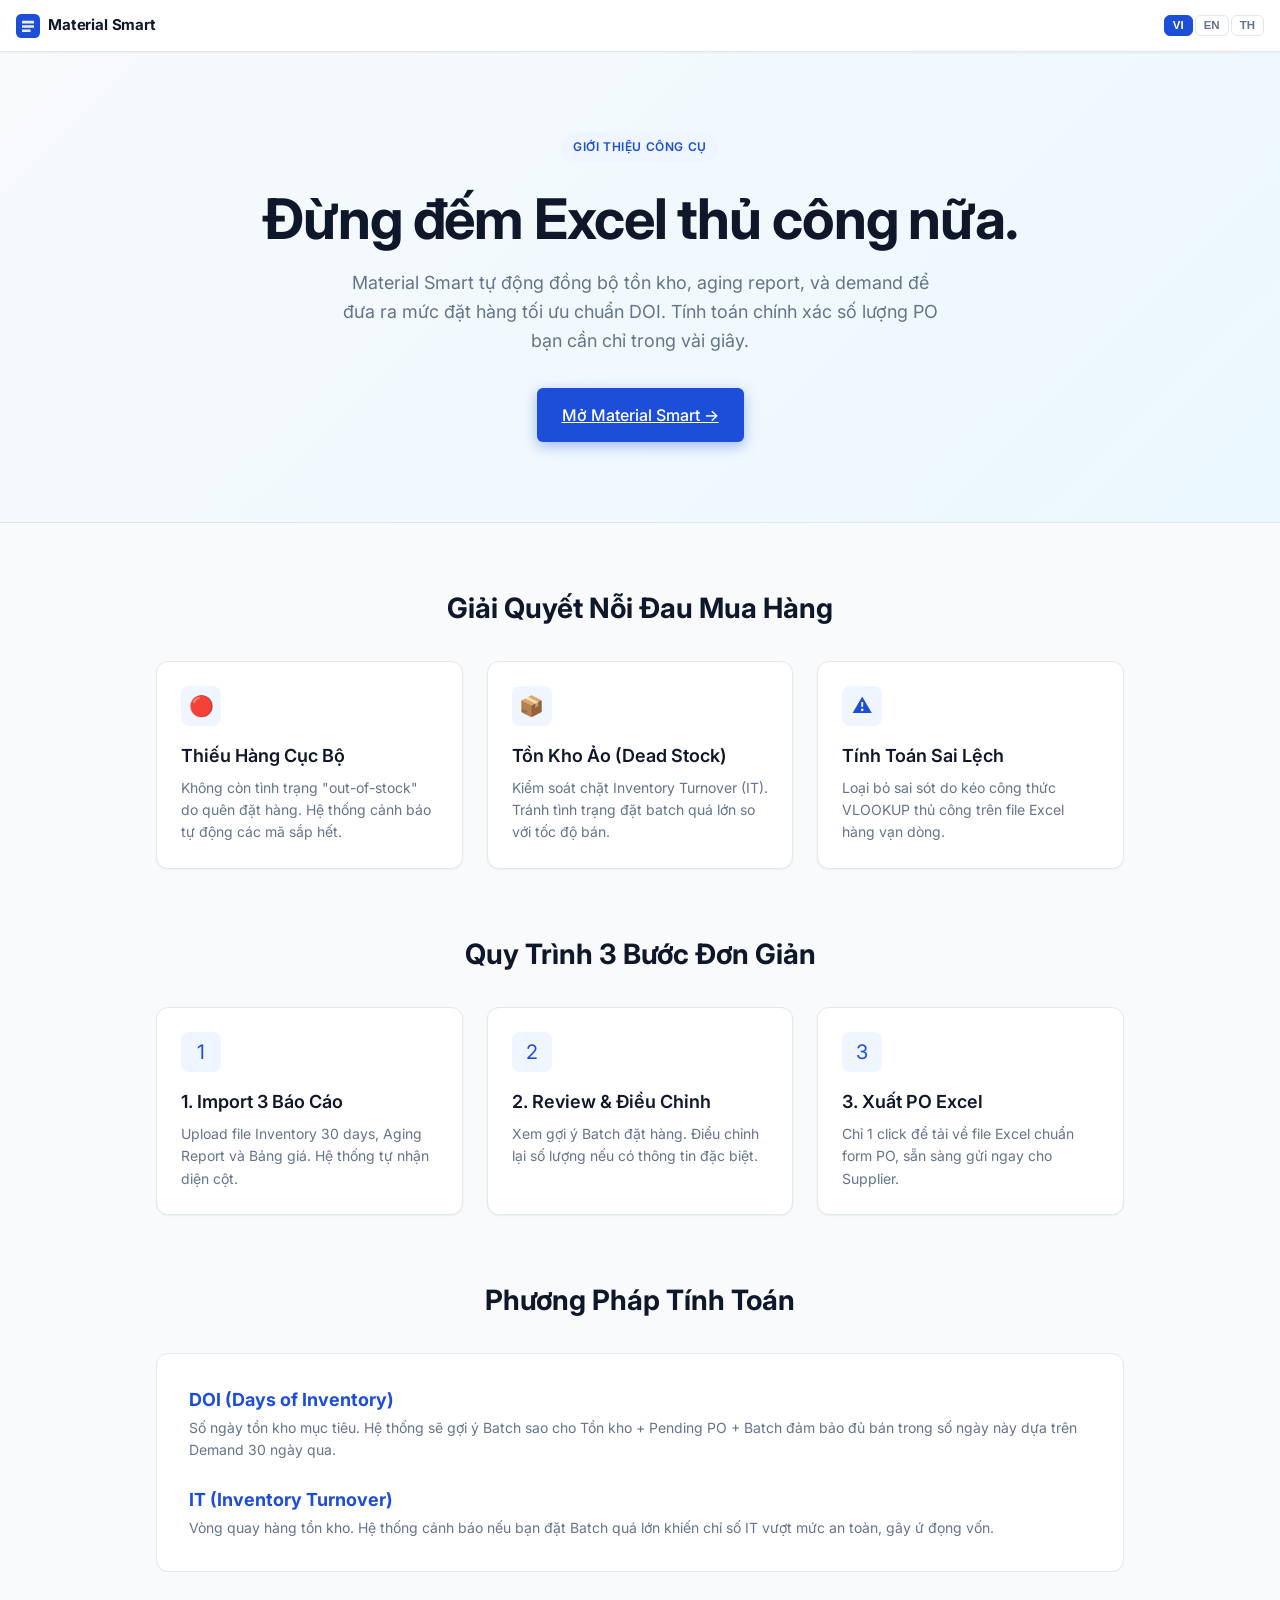
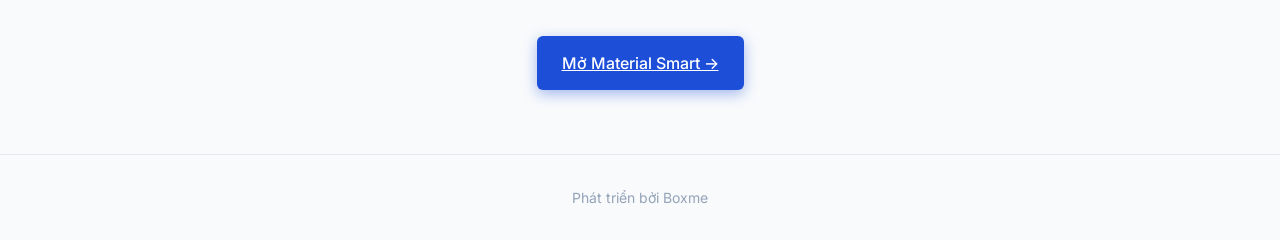
<file: guide.html>
<!DOCTYPE html>
<html lang="vi" id="html-root">
<head>
  <meta charset="UTF-8">
  <meta name="viewport" content="width=device-width, initial-scale=1.0">
  <title>Material Smart — Guide</title>
  <meta name="description" content="Discover Material Smart: The automated material forecasting tool that eliminates manual Excel work.">
  <link rel="preconnect" href="https://fonts.googleapis.com">
  <link href="https://fonts.googleapis.com/css2?family=Inter:wght@400;500;600;700&display=swap" rel="stylesheet">
  <link rel="stylesheet" href="css/styles.css">
  <style>
    /* Guide-specific custom tailwind-like utility overrides for clean layout */
    .hero-section {
      padding: 4rem 1rem;
      text-align: center;
      background: linear-gradient(135deg, var(--bg-muted) 0%, #ebf8ff 100%);
      border-bottom: 1px solid var(--border);
    }
    .hero-badge {
      display: inline-block;
      padding: 0.375rem 0.75rem;
      background: var(--info-bg);
      color: var(--primary);
      border-radius: 99px;
      font-size: 0.75rem;
      font-weight: 600;
      letter-spacing: 0.05em;
      text-transform: uppercase;
      margin-bottom: 1.5rem;
    }
    .hero-title {
      font-size: 2.5rem;
      font-weight: 700;
      color: var(--text);
      line-height: 1.2;
      margin-bottom: 1rem;
      max-width: 800px;
      margin-left: auto;
      margin-right: auto;
      letter-spacing: -0.02em;
    }
    .hero-desc {
      font-size: 1.125rem;
      color: var(--text-muted);
      line-height: 1.6;
      max-width: 600px;
      margin: 0 auto 2rem;
    }
    .cta-btn {
      font-size: 1rem;
      padding: 0.875rem 1.5rem;
      height: auto;
      box-shadow: 0 4px 14px 0 rgba(29, 78, 216, 0.39);
      transition: all 0.2s ease;
    }
    .cta-btn:hover {
      transform: translateY(-2px);
      box-shadow: 0 6px 20px rgba(29, 78, 216, 0.23);
    }
    
    .guide-container {
      max-width: 1000px;
      margin: 0 auto;
      padding: 4rem 1rem;
    }
    .section-title {
      font-size: 1.75rem;
      font-weight: 700;
      margin-bottom: 2rem;
      text-align: center;
    }
    .feature-grid {
      display: grid;
      grid-template-columns: 1fr;
      gap: 1.5rem;
      margin-bottom: 4rem;
    }
    @media (min-width: 768px) {
      .feature-grid {
        grid-template-columns: repeat(3, 1fr);
      }
      .hero-title { font-size: 3.5rem; }
    }
    .feature-card {
      background: var(--bg-card);
      border: 1px solid var(--border);
      border-radius: var(--radius-lg);
      padding: 1.5rem;
      box-shadow: var(--shadow-sm);
      transition: box-shadow 0.2s ease;
    }
    .feature-card:hover {
      box-shadow: var(--shadow-md);
    }
    .feature-icon {
      width: 40px;
      height: 40px;
      border-radius: var(--radius);
      background: var(--info-bg);
      color: var(--primary);
      display: flex;
      align-items: center;
      justify-content: center;
      font-size: 1.25rem;
      margin-bottom: 1rem;
    }
    .feature-title {
      font-size: 1.125rem;
      font-weight: 600;
      margin-bottom: 0.5rem;
    }
    .feature-text {
      font-size: 0.875rem;
      color: var(--text-muted);
      line-height: 1.6;
    }
    
    .methodology-box {
      background: var(--bg-card);
      border: 1px solid var(--border);
      border-radius: var(--radius-lg);
      padding: 2rem;
      margin-top: 2rem;
    }
    .meth-item {
      margin-bottom: 1.5rem;
    }
    .meth-item:last-child {
      margin-bottom: 0;
    }
    .meth-label {
      font-weight: 700;
      font-size: 1.125rem;
      color: var(--primary);
      margin-bottom: 0.25rem;
    }
    
    .site-footer {
      border-top: 1px solid var(--border);
      padding: 2rem 1rem;
      text-align: center;
      color: var(--text-sm);
      font-size: 0.875rem;
    }
  </style>
</head>
<body>
  <!-- ─── Header ──────────────────────────────────────────────── -->
  <header class="app-header">
    <div class="logo">
      <svg viewBox="0 0 28 28" fill="none"><rect width="28" height="28" rx="6" fill="#1d4ed8"/><path d="M7 8h14v3H7zm0 5h14v3H7zm0 5h10v3H7z" fill="#fff" opacity=".9"/></svg>
      <span class="logo-text" data-i18n="appTitle">Material Smart</span>
    </div>
    <div class="header-right">
      <div class="lang-switcher">
        <button class="lang-btn active" id="lang-vi" onclick="setLang('vi')">VI</button>
        <button class="lang-btn" id="lang-en" onclick="setLang('en')">EN</button>
        <button class="lang-btn" id="lang-th" onclick="setLang('th')">TH</button>
      </div>
    </div>
  </header>

  <!-- ─── Hero Section ────────────────────────────────────────── -->
  <section class="hero-section">
    <div class="container">
      <span class="hero-badge" data-i18n="heroBadge">Giới thiệu công cụ</span>
      <h1 class="hero-title" data-i18n="heroTitle">Đừng đếm Excel thủ công nữa.</h1>
      <p class="hero-desc" data-i18n="heroDesc">Material Smart tự động đồng bộ tồn kho, aging report, và demand để đưa ra mức đặt hàng tối ưu chuẩn DOI. Tính toán chính xác số lượng PO bạn cần chỉ trong vài giây.</p>
      <a href="index.html" class="btn btn-primary cta-btn">
        <span data-i18n="btnOpenApp">Mở Material Smart →</span>
      </a>
    </div>
  </section>

  <main class="guide-container">
    <!-- ─── Purchasing Pain Points ────────────────────────────── -->
    <h2 class="section-title" data-i18n="probTitle">Giải Quyết Nỗi Đau Mua Hàng</h2>
    <div class="feature-grid">
      <div class="feature-card">
        <div class="feature-icon">🔴</div>
        <h3 class="feature-title" data-i18n="prob1Title">Thiếu Hàng Cục Bộ</h3>
        <p class="feature-text" data-i18n="prob1Desc">Không còn tình trạng "out-of-stock" do quên đặt hàng. Hệ thống cảnh báo tự động các mã sắp hết.</p>
      </div>
      <div class="feature-card">
        <div class="feature-icon">📦</div>
        <h3 class="feature-title" data-i18n="prob2Title">Tồn Kho Ảo (Dead Stock)</h3>
        <p class="feature-text" data-i18n="prob2Desc">Kiểm soát chặt Inventory Turnover (IT). Tránh tình trạng đặt batch quá lớn so với tốc độ bán.</p>
      </div>
      <div class="feature-card">
        <div class="feature-icon">⚠️</div>
        <h3 class="feature-title" data-i18n="prob3Title">Tính Toán Sai Lệch</h3>
        <p class="feature-text" data-i18n="prob3Desc">Loại bỏ sai sót do kéo công thức VLOOKUP thủ công trên file Excel hàng vạn dòng.</p>
      </div>
    </div>

    <!-- ─── 3 Simple Steps ────────────────────────────────────── -->
    <h2 class="section-title" data-i18n="howTitle">Quy Trình 3 Bước Đơn Giản</h2>
    <div class="feature-grid">
      <div class="feature-card">
        <div class="feature-icon">1</div>
        <h3 class="feature-title" data-i18n="step1Title">1. Import 3 Báo Cáo</h3>
        <p class="feature-text" data-i18n="step1Desc">Upload file Inventory 30 days, Aging Report và Bảng giá. Hệ thống tự nhận diện cột.</p>
      </div>
      <div class="feature-card">
        <div class="feature-icon">2</div>
        <h3 class="feature-title" data-i18n="step2Title">2. Review & Điều Chỉnh</h3>
        <p class="feature-text" data-i18n="step2Desc">Xem gợi ý Batch đặt hàng. Điểu chỉnh lại số lượng nếu có thông tin đặc biệt.</p>
      </div>
      <div class="feature-card">
        <div class="feature-icon">3</div>
        <h3 class="feature-title" data-i18n="step3Title">3. Xuất PO Excel</h3>
        <p class="feature-text" data-i18n="step3Desc">Chỉ 1 click để tải về file Excel chuẩn form PO, sẵn sàng gửi ngay cho Supplier.</p>
      </div>
    </div>

    <!-- ─── Methodology ───────────────────────────────────────── -->
    <h2 class="section-title" data-i18n="methTitle">Phương Pháp Tính Toán</h2>
    <div class="methodology-box">
      <div class="meth-item">
        <div class="meth-label" data-i18n="methDOILabel">DOI (Days of Inventory)</div>
        <p class="feature-text" data-i18n="methDOIDesc">Số ngày tồn kho mục tiêu. Hệ thống sẽ gợi ý Batch sao cho Tồn kho + Pending PO + Batch đảm bảo đủ bán trong số ngày này dựa trên Demand 30 ngày qua.</p>
      </div>
      <div class="meth-item">
        <div class="meth-label" data-i18n="methITLabel">IT (Inventory Turnover)</div>
        <p class="feature-text" data-i18n="methITDesc">Vòng quay hàng tồn kho. Hệ thống cảnh báo nếu bạn đặt Batch quá lớn khiến chỉ số IT vượt mức an toàn, gây ứ đọng vốn.</p>
      </div>
    </div>
    
    <div style="text-align: center; margin-top: 4rem;">
      <a href="index.html" class="btn btn-primary cta-btn">
        <span data-i18n="btnOpenApp">Mở Material Smart →</span>
      </a>
    </div>

  </main>

  <footer class="site-footer">
    <p data-i18n="footerText">Phát triển bởi Boxme</p>
  </footer>

  <script src="js/guide-i18n.js"></script>
</body>
</html>
</file>
<file: css/styles.css>
/* ══════════════════════════════════════════════════════════════════
   NVL Forecast Tool v2.0 — Styles
   ══════════════════════════════════════════════════════════════════ */

*, *::before, *::after { box-sizing: border-box; margin: 0; padding: 0; }

:root {
  --bg:#ffffff; --bg-muted:#f8fafc; --bg-card:#ffffff; --border:#e2e8f0;
  --border-focus:#3b82f6; --text:#0f172a; --text-muted:#64748b; --text-sm:#94a3b8;
  --primary:#1d4ed8; --primary-fg:#ffffff; --primary-hover:#1e40af;
  --success:#16a34a; --success-bg:#f0fdf4; --success-bd:#bbf7d0;
  --warn:#d97706; --warn-bg:#fffbeb; --warn-bd:#fde68a;
  --danger:#dc2626; --danger-bg:#fef2f2; --danger-bd:#fecaca;
  --info-bg:#eff6ff; --info-bd:#bfdbfe;
  --radius:.5rem; --radius-sm:.375rem; --radius-lg:.75rem;
  --shadow-sm:0 1px 2px rgba(0,0,0,.05);
  --shadow:0 1px 3px rgba(0,0,0,.1),0 1px 2px rgba(0,0,0,.06);
  --shadow-md:0 4px 6px rgba(0,0,0,.07),0 2px 4px rgba(0,0,0,.05);
  --font:'Inter',system-ui,-apple-system,sans-serif;
}

body { font-family:var(--font); background:var(--bg-muted); color:var(--text); min-height:100vh; font-size:14px; line-height:1.5; }

/* ── Header ──────────────────────────────────────────────────── */
.app-header { background:var(--bg-card); border-bottom:1px solid var(--border); padding:0 .75rem; height:48px; display:flex; align-items:center; justify-content:space-between; position:sticky; top:0; z-index:50; box-shadow:var(--shadow-sm); gap:.5rem; }
.app-header .logo { display:flex; align-items:center; gap:.5rem; min-width:0; flex-shrink:1; }
.app-header .logo svg { width:24px; height:24px; flex-shrink:0; }
.logo-text { font-weight:700; font-size:.875rem; color:var(--text); white-space:nowrap; overflow:hidden; text-overflow:ellipsis; letter-spacing:-.01em; }
.header-right { display:flex; align-items:center; gap:.5rem; flex-shrink:0; }

/* ── Help Button ────────────────────────────────────────────── */
.btn-icon { width:32px; height:32px; display:flex; align-items:center; justify-content:center; border:1px solid var(--border); border-radius:var(--radius-sm); font-size:.875rem; cursor:pointer; background:var(--bg-card); color:var(--text-muted); transition:all .15s; flex-shrink:0; line-height:1; padding:0; }
.btn-icon:hover { background:var(--bg-muted); color:var(--text); }

/* ── Lang Switcher ───────────────────────────────────────────── */
.lang-switcher { display:flex; gap:2px; flex-shrink:0; }
.lang-btn { padding:.25rem .4rem; border:1px solid var(--border); border-radius:var(--radius-sm); font-size:.6875rem; font-weight:600; cursor:pointer; background:var(--bg-card); color:var(--text-muted); transition:all .15s; line-height:1; white-space:nowrap; }
.lang-btn.active { background:var(--primary); color:white; border-color:var(--primary); }
.lang-btn:hover:not(.active) { background:var(--bg-muted); color:var(--text); }

@media (min-width:640px) {
  .app-header { padding:0 1rem; height:52px; }
  .logo-text { font-size:.9375rem; }
  .lang-btn { padding:.25rem .5rem; font-size:.71875rem; }
  .btn-icon { width:34px; height:34px; }
}

/* ── Layout ──────────────────────────────────────────────────── */
.container { max-width:1400px; margin:0 auto; padding:.75rem; }
@media (min-width:640px) { .container { padding:1rem; } }
.card { background:var(--bg-card); border:1px solid var(--border); border-radius:var(--radius-lg); box-shadow:var(--shadow-sm); }
.card-header { padding:.75rem 1rem; border-bottom:1px solid var(--border); display:flex; align-items:center; gap:.5rem; }
.card-header h2 { font-size:.875rem; font-weight:600; white-space:nowrap; }
.card-header .icon { width:18px; height:18px; opacity:.7; }
.card-body { padding:.75rem; }
@media (min-width:640px) { .card-body { padding:1rem; } }

/* ── Buttons ─────────────────────────────────────────────────── */
.btn { display:inline-flex; align-items:center; gap:.375rem; padding:.4375rem .75rem; border-radius:var(--radius-sm); font-size:.8125rem; font-weight:500; cursor:pointer; border:1px solid transparent; transition:all .15s; white-space:nowrap; }
.btn:disabled { opacity:.5; cursor:not-allowed; }
.btn-primary { background:var(--primary); color:var(--primary-fg); }
.btn-primary:hover:not(:disabled) { background:var(--primary-hover); }
.btn-outline { background:transparent; color:var(--text); border-color:var(--border); }
.btn-outline:hover:not(:disabled) { background:var(--bg-muted); }
.btn-ghost { background:transparent; color:var(--text-muted); border-color:transparent; }
.btn-ghost:hover:not(:disabled) { background:var(--bg-muted); color:var(--text); }
.btn-success { background:var(--success); color:#fff; }
.btn-success:hover:not(:disabled) { background:#15803d; }
.btn-sm { padding:.25rem .5rem; font-size:.75rem; }

/* ── Forms ────────────────────────────────────────────────────── */
.input,.select { width:100%; padding:.5rem .75rem; border:1px solid var(--border); border-radius:var(--radius-sm); font-size:.8125rem; color:var(--text); background:var(--bg-card); outline:none; transition:border-color .15s; }
.input:focus,.select:focus { border-color:var(--border-focus); box-shadow:0 0 0 2px rgba(59,130,246,.15); }
.label { font-size:.75rem; font-weight:500; color:var(--text-muted); margin-bottom:.25rem; display:inline; white-space:nowrap; }
.goal-selector { display:flex; gap:2px; margin-top:.25rem; }
.goal-btn { flex:1; padding:.375rem; border:1px solid var(--border); border-radius:var(--radius-sm); font-size:.6875rem; font-weight:600; cursor:pointer; background:var(--bg-card); color:var(--text-muted); transition:all .15s; line-height:1; }
.goal-btn.active { background:var(--primary); color:white; border-color:var(--primary); }
.goal-btn:hover:not(.active) { background:var(--bg-muted); color:var(--text); }

/* ── Config Inline (Primary) ─────────────────────────────────── */
.config-inline { display:grid; grid-template-columns:1fr 1fr; gap:1rem; margin-bottom:.5rem; }
@media (max-width:639px) { .config-inline { grid-template-columns:1fr; } }

/* ── Config Advanced (Collapsible) ───────────────────────────── */
.btn-config-toggle { display:flex; align-items:center; gap:.375rem; padding:.375rem .5rem; border:none; background:transparent; color:var(--text-muted); font-size:.75rem; font-weight:600; cursor:pointer; transition:all .15s; border-radius:var(--radius-sm); margin-bottom:.25rem; }
.btn-config-toggle:hover { background:var(--bg-muted); color:var(--text); }
.btn-config-toggle .toggle-icon { font-size:.625rem; transition:transform .2s ease; display:inline-block; }
.btn-config-toggle.expanded .toggle-icon { transform:rotate(90deg); }
.config-advanced { max-height:0; overflow:hidden; transition:max-height .3s ease, opacity .2s ease; opacity:0; }
.config-advanced.expanded { max-height:400px; opacity:1; }

/* ── Column Toggle Button ────────────────────────────────────── */
.btn-expand-cols { display:inline-flex; align-items:center; gap:.375rem; padding:.3125rem .625rem; border:1px solid var(--border); border-radius:var(--radius-sm); font-size:.75rem; font-weight:500; cursor:pointer; background:var(--bg-card); color:var(--text-muted); transition:all .15s; }
.btn-expand-cols:hover { background:var(--bg-muted); color:var(--text); }
.btn-expand-cols.active { background:var(--info-bg); color:var(--primary); border-color:var(--border-focus); }

/* ── Upload Zone ─────────────────────────────────────────────── */
.upload-zone { border:2px dashed var(--border); border-radius:var(--radius-lg); padding:1rem .75rem; text-align:center; cursor:pointer; transition:all .15s; background:var(--bg-muted); position:relative; }
.upload-zone:hover,.upload-zone.drag { border-color:var(--border-focus); background:var(--info-bg); }
.upload-zone.done { border-color:var(--success); background:var(--success-bg); border-style:solid; }
.upload-zone.error { border-color:var(--danger); background:var(--danger-bg); border-style:solid; }
.upload-zone input[type=file] { display:none; }
.upload-icon { width:28px; height:28px; margin:0 auto .375rem; color:var(--text-sm); }
.upload-zone.done .upload-icon { color:var(--success); }
.upload-label { font-size:.75rem; font-weight:500; white-space:nowrap; }
.upload-sub { font-size:.6875rem; color:var(--text-muted); margin-top:.125rem; white-space:nowrap; overflow:hidden; text-overflow:ellipsis; }

/* ── Column Mapping Panel ────────────────────────────────────── */
.mapping-panel { margin-top:.75rem; padding:.75rem; border:1px solid var(--border); border-radius:var(--radius); background:var(--bg-muted); }
.mapping-panel .mapping-header { display:flex; align-items:center; justify-content:space-between; margin-bottom:.5rem; }
.mapping-panel .mapping-header .confidence { font-size:.6875rem; font-weight:600; padding:.125rem .5rem; border-radius:99px; }
.mapping-panel .confidence-high { background:var(--success-bg); color:var(--success); border:1px solid var(--success-bd); }
.mapping-panel .confidence-med { background:var(--warn-bg); color:var(--warn); border:1px solid var(--warn-bd); }
.mapping-panel .confidence-low { background:var(--danger-bg); color:var(--danger); border:1px solid var(--danger-bd); }
.mapping-row { display:flex; align-items:center; gap:.5rem; margin-bottom:.375rem; font-size:.75rem; }
.mapping-row .field-name { width:100px; font-weight:600; color:var(--text-muted); flex-shrink:0; }
.mapping-row select { flex:1; padding:.25rem .375rem; border:1px solid var(--border); border-radius:var(--radius-sm); font-size:.75rem; background:var(--bg-card); }
.mapping-row .status-icon { width:16px; text-align:center; flex-shrink:0; }
.mapping-actions { display:flex; gap:.375rem; margin-top:.5rem; }

/* ── Validation Panel ────────────────────────────────────────── */
.validation-panel { margin-top:.75rem; padding:.75rem; border-radius:var(--radius); font-size:.75rem; }
.validation-panel.has-errors { background:var(--danger-bg); border:1px solid var(--danger-bd); }
.validation-panel.has-warnings { background:var(--warn-bg); border:1px solid var(--warn-bd); }
.validation-panel.all-good { background:var(--success-bg); border:1px solid var(--success-bd); }
.validation-panel h4 { font-size:.75rem; font-weight:600; margin-bottom:.375rem; }
.validation-item { padding:.125rem 0; display:flex; gap:.375rem; align-items:flex-start; }
.validation-item .v-icon { flex-shrink:0; }
.validation-toggle { cursor:pointer; color:var(--primary); font-size:.6875rem; margin-top:.25rem; text-decoration:underline; }

/* ── Warehouse Mapping Modal ─────────────────────────────────── */
.modal-overlay { position:fixed; inset:0; background:rgba(0,0,0,.4); z-index:200; display:flex; align-items:center; justify-content:center; padding:1rem; }
.modal { background:var(--bg-card); border-radius:var(--radius-lg); box-shadow:var(--shadow-md); max-width:500px; width:100%; max-height:80vh; overflow-y:auto; }
.modal-header { padding:1rem; border-bottom:1px solid var(--border); display:flex; align-items:center; justify-content:space-between; }
.modal-header h3 { font-size:.9375rem; font-weight:600; }
.modal-body { padding:1rem; }
.modal-footer { padding:.75rem 1rem; border-top:1px solid var(--border); display:flex; justify-content:flex-end; gap:.5rem; }
.wh-mapping-row { display:flex; align-items:center; gap:.5rem; margin-bottom:.5rem; }
.wh-mapping-row .wh-code { font-family:'Courier New',monospace; font-size:.75rem; background:var(--bg-muted); padding:.25rem .5rem; border-radius:var(--radius-sm); min-width:140px; }
.wh-mapping-row .wh-arrow { color:var(--text-sm); }
.wh-mapping-row input { flex:1; padding:.375rem .5rem; border:1px solid var(--border); border-radius:var(--radius-sm); font-size:.8125rem; }

/* ── Badges ──────────────────────────────────────────────────── */
.badge { display:inline-flex; align-items:center; gap:.25rem; padding:.1875rem .5rem; border-radius:99px; font-size:.6875rem; font-weight:600; }
.badge-red    { background:var(--danger-bg);  color:var(--danger);  border:1px solid var(--danger-bd); }
.badge-yellow { background:var(--warn-bg);    color:var(--warn);    border:1px solid var(--warn-bd); }
.badge-green  { background:var(--success-bg); color:var(--success); border:1px solid var(--success-bd); }
.badge-blue   { background:var(--info-bg);    color:var(--primary); border:1px solid var(--info-bd); }
.badge-gray   { background:var(--bg-muted);   color:var(--text-muted); border:1px solid var(--border); }

/* ── Alerts ──────────────────────────────────────────────────── */
.alert { padding:.75rem 1rem; border-radius:var(--radius-sm); font-size:.8125rem; display:flex; gap:.5rem; align-items:flex-start; margin-bottom:.5rem; }
.alert-info    { background:var(--info-bg);    border:1px solid var(--info-bd);    color:#1e40af; }
.alert-success { background:var(--success-bg); border:1px solid var(--success-bd); color:#15803d; }
.alert-warn    { background:var(--warn-bg);    border:1px solid var(--warn-bd);    color:#92400e; }
.alert-danger  { background:var(--danger-bg);  border:1px solid var(--danger-bd);  color:#991b1b; }

/* ── Stats ───────────────────────────────────────────────────── */
.stats-grid { display:grid; grid-template-columns:repeat(2,1fr); gap:.625rem; }
@media (min-width:640px) { .stats-grid { grid-template-columns:repeat(4,1fr); } }
.stat-card { background:var(--bg-card); border:1px solid var(--border); border-radius:var(--radius); padding:.75rem; }
.stat-label { font-size:.6875rem; color:var(--text-muted); font-weight:500; text-transform:uppercase; letter-spacing:.025em; }
.stat-value { font-size:1.375rem; font-weight:700; margin-top:.125rem; }
.stat-sub { font-size:.6875rem; color:var(--text-muted); margin-top:.125rem; }
.stat-danger .stat-value { color:var(--danger); }
.stat-warn   .stat-value { color:var(--warn); }
.stat-success .stat-value { color:var(--success); }

/* ── Table ───────────────────────────────────────────────────── */
.table-wrapper { overflow-x:auto; -webkit-overflow-scrolling:touch; }
.table { width:100%; border-collapse:collapse; font-size:.8125rem; min-width:900px; }
.table th { padding:.5rem .75rem; text-align:left; font-size:.6875rem; font-weight:600; color:var(--text-muted); text-transform:uppercase; letter-spacing:.025em; border-bottom:1px solid var(--border); background:var(--bg-muted); white-space:nowrap; cursor:pointer; user-select:none; }
.table th:hover { background:var(--border); }
.table th.sorted { color:var(--primary); }
.table td { padding:.5rem .75rem; border-bottom:1px solid var(--border); vertical-align:middle; }
.table tr:last-child td { border-bottom:none; }
.table tr:hover td { background:var(--bg-muted); }
.table tr.danger td { background:#fff5f5; }
.table tr.warn td { background:#fffdf5; }

/* ── DOI ─────────────────────────────────────────────────────── */
.doi-cell { display:inline-flex; align-items:center; gap:.375rem; font-weight:600; }
.doi-dot { width:8px; height:8px; border-radius:50%; flex-shrink:0; }
.doi-red    { color:var(--danger); } .doi-red .doi-dot    { background:var(--danger); }
.doi-yellow { color:var(--warn);   } .doi-yellow .doi-dot { background:var(--warn); }
.doi-green  { color:var(--success);} .doi-green .doi-dot  { background:var(--success); }
.doi-blue   { color:#2563eb;       } .doi-blue .doi-dot   { background:#2563eb; }

.qty-input { width:72px; padding:.25rem .375rem; border:1px solid var(--border); border-radius:var(--radius-sm); font-size:.8125rem; text-align:right; font-weight:500; }
.qty-input:focus { border-color:var(--border-focus); outline:none; box-shadow:0 0 0 2px rgba(59,130,246,.15); }
.qty-changed { border-color:var(--warn); background:var(--warn-bg); }

/* ── Tabs ────────────────────────────────────────────────────── */
.tabs { display:flex; gap:0; border-bottom:1px solid var(--border); overflow-x:auto; }
.tab { padding:.625rem 1rem; font-size:.8125rem; font-weight:500; color:var(--text-muted); cursor:pointer; border-bottom:2px solid transparent; transition:all .15s; white-space:nowrap; }
.tab:hover { color:var(--text); }
.tab.active { color:var(--primary); border-bottom-color:var(--primary); }

/* ── Toolbar ─────────────────────────────────────────────────── */
.toolbar { display:flex; flex-wrap:wrap; align-items:center; gap:.5rem; padding:.75rem 1rem; border-bottom:1px solid var(--border); }
.toolbar-left  { display:flex; flex-wrap:wrap; gap:.5rem; align-items:center; flex:1; min-width:0; }
.toolbar-right { display:flex; flex-wrap:wrap; gap:.5rem; align-items:center; }

/* ── Chart ───────────────────────────────────────────────────── */
.chart-container { position:relative; height:320px; }
@media (min-width:768px) { .chart-container { height:420px; } }

/* ── Grid ────────────────────────────────────────────────────── */
.grid-2 { display:grid; grid-template-columns:1fr; gap:.75rem; }
@media (min-width:768px) { .grid-2 { grid-template-columns:repeat(2,1fr); } }
.grid-3 { display:grid; grid-template-columns:1fr; gap:.625rem; }
@media (min-width:768px) { .grid-3 { grid-template-columns:repeat(3,1fr); } }
.grid-4 { display:grid; grid-template-columns:repeat(2,1fr); gap:.5rem; }
@media (min-width:768px) { .grid-4 { grid-template-columns:repeat(4,1fr); } }

/* ── Steps ───────────────────────────────────────────────────── */
.steps { display:flex; gap:0; overflow-x:auto; padding-bottom:.375rem; -webkit-overflow-scrolling:touch; }
.step { display:flex; align-items:center; gap:.25rem; font-size:.6875rem; font-weight:500; color:var(--text-sm); white-space:nowrap; }
@media (min-width:640px) { .step { font-size:.75rem; gap:.375rem; } }
.step.active { color:var(--primary); }
.step.done   { color:var(--success); }
.step-num { width:20px; height:20px; border-radius:50%; border:1.5px solid currentColor; display:flex; align-items:center; justify-content:center; font-size:.625rem; font-weight:700; flex-shrink:0; }
@media (min-width:640px) { .step-num { width:22px; height:22px; font-size:.6875rem; } }
.step.done .step-num { background:var(--success); color:white; border-color:var(--success); }
.step-sep { width:16px; height:1px; background:var(--border); flex-shrink:0; }
@media (min-width:640px) { .step-sep { width:24px; } }

/* ── Pagination ──────────────────────────────────────────────── */
.pagination { display:flex; align-items:center; gap:.375rem; justify-content:center; padding:.75rem 1rem; }
.page-btn { width:30px; height:30px; display:flex; align-items:center; justify-content:center; border:1px solid var(--border); border-radius:var(--radius-sm); font-size:.75rem; cursor:pointer; background:var(--bg-card); transition:all .1s; }
.page-btn:hover { background:var(--bg-muted); }
.page-btn.active { background:var(--primary); color:white; border-color:var(--primary); }

/* ── Slider ──────────────────────────────────────────────────── */
.slider { -webkit-appearance:none; appearance:none; width:100%; height:4px; border-radius:4px; background:var(--border); outline:none; }
.slider::-webkit-slider-thumb { -webkit-appearance:none; appearance:none; width:16px; height:16px; border-radius:50%; background:var(--primary); cursor:pointer; box-shadow:0 0 0 2px white,0 0 0 3px var(--primary); }

/* ── Toast ────────────────────────────────────────────────────── */
#toast-container { position:fixed; bottom:1rem; right:1rem; z-index:100; display:flex; flex-direction:column; gap:.5rem; }
.toast { padding:.625rem 1rem; border-radius:var(--radius); font-size:.8125rem; font-weight:500; color:white; max-width:320px; box-shadow:var(--shadow-md); animation:slideIn .2s ease; }
.toast-success { background:#15803d; }
.toast-error   { background:#dc2626; }
.toast-info    { background:#1d4ed8; }
@keyframes slideIn { from { transform:translateX(100%); opacity:0; } to { transform:translateX(0); opacity:1; } }

/* ── Helpers ─────────────────────────────────────────────────── */
.section { margin-bottom:1rem; }
.section:last-child { margin-bottom:0; }
.mt-1{margin-top:.25rem;} .mt-2{margin-top:.5rem;} .mt-3{margin-top:.75rem;} .mt-4{margin-top:1rem;}
.mb-1{margin-bottom:.25rem;} .mb-2{margin-bottom:.5rem;}
.flex{display:flex;} .items-center{align-items:center;} .justify-between{justify-content:space-between;}
.gap-1{gap:.25rem;} .gap-2{gap:.5rem;}
.text-sm{font-size:.75rem;} .text-xs{font-size:.6875rem;} .text-muted{color:var(--text-muted);}
.font-mono{font-family:'Courier New',monospace;}
.hidden{display:none!important;} .w-full{width:100%;}
.flex-wrap{flex-wrap:wrap;}

/* ── Template Download Button ───────────────────────────────── */
.btn-template { display:block; width:100%; background:transparent; border:none; color:var(--primary); font-size:.6875rem; font-weight:500; cursor:pointer; padding:.25rem 0; margin-top:.125rem; text-align:center; opacity:.7; transition:all .15s; white-space:nowrap; }
.btn-template:hover { opacity:1; text-decoration:underline; }

/* ── Help Button ────────────────────────────────────────────── */
.btn-help { border:1px solid var(--border); border-radius:var(--radius-sm); }

/* ── Tooltip System ─────────────────────────────────────────── */
.tip-icon { display:inline-flex; align-items:center; justify-content:center; width:14px; height:14px; font-size:10px; color:var(--text-sm); cursor:help; border-radius:50%; border:1px solid var(--border); margin-left:3px; vertical-align:middle; transition:all .15s; user-select:none; line-height:1; flex-shrink:0; }
.tip-icon:hover { color:var(--primary); border-color:var(--primary); background:var(--info-bg); }
.tip-icon-upload { position:absolute; top:6px; right:6px; }
.upload-zone { position:relative; }
.tip-popup { position:absolute; z-index:300; max-width:320px; padding:.625rem .875rem; background:var(--text); color:white; font-size:.75rem; line-height:1.5; border-radius:var(--radius); box-shadow:0 8px 24px rgba(0,0,0,.15); pointer-events:auto; opacity:0; transform:translateY(4px); transition:opacity .15s, transform .15s; }
.tip-popup.visible { opacity:1; transform:translateY(0); }
.tip-popup.below { transform:translateY(-4px); }
.tip-popup.below.visible { transform:translateY(0); }

/* ── Onboarding Modal ───────────────────────────────────────── */
.onboarding-overlay { position:fixed; inset:0; z-index:500; background:rgba(0,0,0,.5); backdrop-filter:blur(4px); -webkit-backdrop-filter:blur(4px); display:flex; align-items:center; justify-content:center; padding:1rem; opacity:0; transition:opacity .3s ease; }
.onboarding-overlay.visible { opacity:1; }
.onboarding-overlay.closing { opacity:0; }
.onboarding-modal { background:var(--bg-card); border-radius:var(--radius-lg); box-shadow:0 24px 48px rgba(0,0,0,.15); max-width:520px; width:100%; overflow:hidden; animation:onboardSlideUp .3s ease; }
@keyframes onboardSlideUp { from { transform:translateY(24px); opacity:0; } to { transform:translateY(0); opacity:1; } }
.onboarding-header { padding:1.5rem 1.5rem .75rem; text-align:center; }
.onboarding-title { font-size:1.25rem; font-weight:700; color:var(--text); margin-bottom:.75rem; }
.onboarding-step-icon { font-size:2rem; margin-bottom:.5rem; }
.onboarding-step-title { font-size:1rem; font-weight:600; color:var(--text); }
.onboarding-body { padding:0 1.5rem 1rem; font-size:.875rem; color:var(--text-muted); line-height:1.7; }
.onboarding-body b { color:var(--text); font-weight:600; }
.onboarding-footer { padding:.875rem 1.5rem; border-top:1px solid var(--border); display:flex; align-items:center; justify-content:space-between; }
.onboarding-dots { display:flex; gap:.375rem; }
.onboarding-dot { width:8px; height:8px; border-radius:50%; background:var(--border); cursor:pointer; transition:all .2s; }
.onboarding-dot.active { background:var(--primary); width:20px; border-radius:4px; }
.onboarding-nav { display:flex; gap:.5rem; }

/* ── Pending PO Card ────────────────────────────────────────── */
.pending-card { border:1px dashed var(--border); border-color:var(--text-sm); }
.pending-card .card-header { gap:.5rem; }
.badge-optional { background:var(--bg-muted); color:var(--text-sm); border:1px solid var(--border); font-size:.625rem; padding:.125rem .375rem; border-radius:99px; font-weight:500; }
.pending-upload-row { display:flex; align-items:center; gap:.75rem; }
.upload-zone-compact { flex:1; padding:.625rem .5rem; min-height:auto; }
.upload-icon-sm { width:20px; height:20px; color:var(--text-sm); margin:0 auto .25rem; }
.upload-label-sm { font-size:.6875rem; font-weight:500; }
.pending-divider { color:var(--text-sm); font-size:.6875rem; font-weight:500; text-transform:uppercase; }
.btn-pending-manual { white-space:nowrap; flex-shrink:0; }

/* ── Pending PO Modal ───────────────────────────────────────── */
.modal-overlay { position:fixed; inset:0; background:rgba(0,0,0,.4); z-index:200; display:flex; align-items:center; justify-content:center; padding:1rem; }
.modal-box { background:var(--bg-card); border-radius:var(--radius-lg); box-shadow:var(--shadow-md); max-width:700px; width:100%; max-height:85vh; display:flex; flex-direction:column; }
.modal-header { padding:.875rem 1rem; border-bottom:1px solid var(--border); display:flex; align-items:center; justify-content:space-between; }
.modal-header h3 { font-size:.9375rem; font-weight:600; }
.modal-close { width:28px; height:28px; font-size:.875rem; }
.modal-body { padding:1rem; overflow-y:auto; flex:1; }
.modal-footer { padding:.75rem 1rem; border-top:1px solid var(--border); display:flex; justify-content:flex-end; gap:.5rem; }

/* ── Pending Table in Modal ─────────────────────────────────── */
.pending-table-wrapper { overflow-x:auto; }
.pending-table { width:100%; border-collapse:collapse; font-size:.8125rem; }
.pending-table th { padding:.375rem .5rem; text-align:left; font-size:.6875rem; font-weight:600; color:var(--text-muted); border-bottom:1px solid var(--border); background:var(--bg-muted); white-space:nowrap; }
.pending-table td { padding:.375rem .5rem; border-bottom:1px solid var(--border); }
.pending-table input { width:100%; padding:.25rem .375rem; border:1px solid var(--border); border-radius:var(--radius-sm); font-size:.75rem; min-width:80px; }
.pending-table input:focus { border-color:var(--border-focus); outline:none; }
.pending-table .btn-delete-row { width:28px; height:28px; display:flex; align-items:center; justify-content:center; border:none; background:transparent; cursor:pointer; color:var(--text-sm); border-radius:var(--radius-sm); transition:all .15s; font-size:.875rem; }
.pending-table .btn-delete-row:hover { background:var(--danger-bg); color:var(--danger); }

/* ── Factor Input ───────────────────────────────────────────── */
.factor-input { width:56px; padding:.1875rem .25rem; border:1px solid var(--border); border-radius:var(--radius-sm); font-size:.75rem; text-align:center; font-weight:500; background:var(--bg-card); }
.factor-input:focus { border-color:var(--border-focus); outline:none; box-shadow:0 0 0 2px rgba(59,130,246,.15); }
.factor-changed { border-color:var(--primary); background:var(--info-bg); font-weight:600; }

/* ── Seasonal Ratio Lift ─────────────────────────────────────── */
.btn-seasonal { gap:.375rem; }
.modal-box-lg { max-width:860px; }
.seasonal-controls { display:flex; flex-wrap:wrap; align-items:center; gap:1rem; margin-bottom:1rem; }
.seasonal-toggle { display:flex; align-items:center; gap:.375rem; font-size:.8125rem; font-weight:500; cursor:pointer; }
.seasonal-toggle input[type="checkbox"] { width:16px; height:16px; accent-color:var(--primary); }
.seasonal-month-select { display:flex; align-items:center; gap:.375rem; }
.seasonal-month-select label { font-size:.75rem; font-weight:500; color:var(--text-muted); }
.seasonal-month-select select { padding:.25rem .5rem; border:1px solid var(--border); border-radius:var(--radius-sm); font-size:.8125rem; }
.seasonal-section { margin-bottom:1rem; }
.seasonal-section h4 { font-size:.8125rem; font-weight:600; margin-bottom:.5rem; color:var(--text); }
.seasonal-wh-table { width:100%; border-collapse:collapse; font-size:.8125rem; }
.seasonal-wh-table th { padding:.375rem .5rem; text-align:left; font-size:.6875rem; font-weight:600; color:var(--text-muted); border-bottom:1px solid var(--border); background:var(--bg-muted); }
.seasonal-wh-table td { padding:.375rem .5rem; border-bottom:1px solid var(--border); }
.seasonal-wh-table code { font-size:.75rem; background:var(--bg-muted); padding:.125rem .375rem; border-radius:3px; }
.seasonal-country-select { padding:.25rem .375rem; border:1px solid var(--border); border-radius:var(--radius-sm); font-size:.75rem; }
.seasonal-ratio-table-wrapper { overflow-x:auto; }
.seasonal-ratio-table { width:100%; border-collapse:collapse; font-size:.8125rem; }
.seasonal-ratio-table th { padding:.375rem .5rem; text-align:center; font-size:.6875rem; font-weight:600; color:var(--text-muted); border-bottom:1px solid var(--border); background:var(--bg-muted); white-space:nowrap; }
.seasonal-ratio-table td { padding:.25rem .375rem; border-bottom:1px solid var(--border); text-align:center; }
.seasonal-ratio-table .seasonal-month-label { text-align:left; font-weight:500; white-space:nowrap; }
.seasonal-ratio-table .seasonal-current-month { background:var(--info-bg); }
.seasonal-ratio-table .seasonal-current-month .seasonal-month-label { font-weight:700; color:var(--primary); }
.seasonal-ratio-input { width:56px; padding:.1875rem .25rem; border:1px solid var(--border); border-radius:var(--radius-sm); font-size:.75rem; text-align:center; font-weight:500; background:var(--bg-card); }
.seasonal-ratio-input:focus { border-color:var(--border-focus); outline:none; box-shadow:0 0 0 2px rgba(59,130,246,.15); }
.seasonal-ratio-cell.ratio-up .seasonal-ratio-input { border-color:var(--success); background:#f0fdf4; color:#15803d; font-weight:600; }
.seasonal-ratio-cell.ratio-down .seasonal-ratio-input { border-color:var(--danger); background:#fef2f2; color:#991b1b; font-weight:600; }
.seasonal-event-cell { font-size:.6875rem; color:var(--text-muted); text-align:left !important; white-space:nowrap; max-width:180px; overflow:hidden; text-overflow:ellipsis; }

/* Quick action buttons */
.seasonal-quick-actions { display:flex; flex-wrap:wrap; align-items:center; gap:.375rem; margin-bottom:.75rem; }
.seasonal-quick-label { font-size:.75rem; font-weight:500; color:var(--text-muted); }
.btn-seasonal-quick { display:inline-flex; align-items:center; gap:.25rem; padding:.25rem .625rem; border:1px solid var(--border); border-radius:var(--radius-sm); background:var(--bg-card); font-size:.75rem; font-weight:500; cursor:pointer; transition:all .15s ease; }
.btn-seasonal-quick:hover { background:var(--primary); color:#fff; border-color:var(--primary); }
.btn-seasonal-quick-default { color:var(--text-muted); }
.btn-seasonal-quick-default:hover { background:var(--text-muted); color:#fff; border-color:var(--text-muted); }

/* Apply All per-row button */
.seasonal-country-cell { display:flex; align-items:center; gap:.375rem; }
.btn-apply-all { padding:.125rem .375rem; border:1px solid var(--border); border-radius:var(--radius-sm); background:transparent; font-size:.625rem; font-weight:600; color:var(--text-muted); cursor:pointer; transition:all .15s ease; white-space:nowrap; }
.btn-apply-all:hover { background:var(--primary); color:#fff; border-color:var(--primary); }

/* Ratio cell in main table */
.ratio-cell { display:inline-block; padding:.125rem .375rem; border-radius:var(--radius-sm); font-size:.75rem; font-weight:500; min-width:40px; text-align:center; cursor:help; }
.ratio-cell.ratio-up { background:#f0fdf4; color:#15803d; border:1px solid #bbf7d0; }
.ratio-cell.ratio-down { background:#fef2f2; color:#991b1b; border:1px solid #fecaca; }

/* ══════════════════════════════════════════════════════════════════
   MOBILE RESPONSIVE — UX Overhaul (Fitts's / Hick's / Miller's)
   ══════════════════════════════════════════════════════════════════ */

@media (max-width:639px) {

  /* ── Container ─────────────────────────────────────────────── */
  .container { padding:.5rem; }

  /* ── Header ────────────────────────────────────────────────── */
  .app-header { padding:0 .5rem; }

  /* ── Config Grid — 1 col on very small, 2 col on small ──── */
  .grid-4 { grid-template-columns:1fr; gap:.5rem; }
  .grid-4 .input { min-height:44px; font-size:.875rem; }

  /* ── Upload Cards — stack, allow text wrap ────────────────── */
  .grid-3 { gap:.5rem; }
  .upload-label { white-space:normal; text-align:center; }
  .upload-sub { white-space:normal; text-align:center; }
  .upload-zone { padding:.875rem .625rem; }

  /* ── Buttons — Fitts's Law: min 44px touch zone ──────────── */
  .btn { min-height:44px; padding:.5rem .75rem; font-size:.8125rem; justify-content:center; }
  .btn-sm { min-height:40px; padding:.375rem .625rem; }

  /* ── Forms — 44px touch targets ────────────────────────────── */
  .select, .input { min-height:44px; font-size:.875rem; }

  /* ── Stats Grid — tighter on mobile ────────────────────────── */
  .stats-grid { gap:.375rem; }
  .stat-card { padding:.625rem .5rem; }
  .stat-value { font-size:1.125rem; }
  .stat-label { font-size:.625rem; }
  .stat-sub { font-size:.625rem; }

  /* ── Alerts — better mobile readability ────────────────────── */
  .alert { font-size:.75rem; padding:.625rem .75rem; }

  /* ── Toolbar — vertical stack, full-width filters ──────────── */
  .toolbar { flex-direction:column; align-items:stretch; gap:.375rem; padding:.625rem .75rem; }
  .toolbar-left { flex-direction:column; gap:.375rem; }
  .toolbar-left .select,
  .toolbar-left .input { width:100% !important; }
  .toolbar-right { width:100%; justify-content:stretch; }
  .toolbar-right .btn { flex:1; }

  /* ── Tabs — bigger touch targets ───────────────────────────── */
  .tab { padding:.75rem 1rem; min-height:44px; display:flex; align-items:center; }

  /* ── Pagination — fix layout + bigger buttons ──────────────── */
  .pagination { gap:.25rem; flex-wrap:wrap; padding:.5rem .75rem; }
  .page-btn { width:38px; height:38px; font-size:.8125rem; }

  /* ── Table info + pagination wrapper ───────────────────────── */
  .table-footer-mobile { flex-direction:column; align-items:flex-start; gap:.375rem; padding:.5rem .75rem; }

  /* ── Table scroll shadow hint ──────────────────────────────── */
  .table-wrapper { position:relative; }
  .table-wrapper::after {
    content:'';
    position:absolute; top:0; right:0; bottom:0; width:24px;
    background:linear-gradient(to right, transparent, rgba(0,0,0,.06));
    pointer-events:none; z-index:1;
    border-radius:0 var(--radius-lg) var(--radius-lg) 0;
  }
  .table-wrapper.scrolled-end::after { display:none; }
  .table th { font-size:.625rem; padding:.375rem .5rem; }
  .table td { font-size:.75rem; padding:.375rem .5rem; }

  /* ── QTY input — slightly wider for mobile ─────────────────── */
  .qty-input { width:64px; min-height:36px; font-size:.75rem; }

  /* ── Export bar — stack vertically ──────────────────────────── */
  .export-bar-mobile { flex-direction:column; align-items:stretch; gap:.5rem; }
  .export-bar-mobile .btn { width:100%; justify-content:center; }
  .export-bar-mobile .flex { flex-direction:column; gap:.375rem; width:100%; }
  .export-bar-mobile .flex .btn { width:100%; }

  /* ── Steps indicator — compact ─────────────────────────────── */
  .step { font-size:.625rem; }
  .step-num { width:18px; height:18px; font-size:.5625rem; }
  .step-sep { width:12px; }

  /* ── Onboarding — better mobile sizing ─────────────────────── */
  .onboarding-modal { max-width:calc(100vw - 2rem); }
  .onboarding-header { padding:1.25rem 1rem .625rem; }
  .onboarding-body { padding:0 1rem .75rem; font-size:.8125rem; }
  .onboarding-footer { padding:.75rem 1rem; }
  .onboarding-title { font-size:1.125rem; }

  /* ── Toast — full width on mobile ──────────────────────────── */
  #toast-container { left:.5rem; right:.5rem; bottom:.5rem; }
  .toast { max-width:100%; }

  /* ── Card body padding ─────────────────────────────────────── */
  .card-body { padding:.625rem; }
  .card-header { padding:.625rem .75rem; }
  .card-header h2 { font-size:.8125rem; }

  /* ── Badges ─────────────────────────────────────────────────── */
  .badge { font-size:.625rem; padding:.125rem .375rem; }

  /* ── Mapping panel ─────────────────────────────────────────── */
  .mapping-row { flex-wrap:wrap; }
  .mapping-row .field-name { width:80px; font-size:.6875rem; }
  .mapping-row select { min-height:40px; }

  /* ── DOI cell ──────────────────────────────────────────────── */
  .doi-cell { font-size:.75rem; }

  /* ── Tip icon — slightly bigger for touch ──────────────────── */
  .tip-icon { width:18px; height:18px; font-size:11px; }

  /* ── Import action bar ─────────────────────────────────────── */
  .import-action-mobile { flex-direction:column; align-items:stretch; gap:.5rem; }
  .import-action-mobile .flex { width:100%; }
  .import-action-mobile .flex .btn { flex:1; }
  .import-action-mobile .text-sm { text-align:center; }
}

/* ── 360px ultra-small screen adjustments ────────────────────── */
@media (max-width:374px) {
  .stats-grid { grid-template-columns:1fr; }
  .stat-value { font-size:1rem; }
  .grid-4 { grid-template-columns:1fr; }
  .step span:not(.step-num) { display:none; }
  .lang-btn { padding:.25rem .3rem; font-size:.625rem; }
}

/* ── Print ───────────────────────────────────────────────────── */
@media print {
  .no-print{display:none!important;}
  .app-header{position:static;}
  body{background:white;}
  .card{box-shadow:none;border:1px solid #ccc;}
  .table th,.table td{font-size:10px;padding:4px 6px;}
  .tip-icon{display:none!important;}
  .btn-template{display:none!important;}
}
</file>
